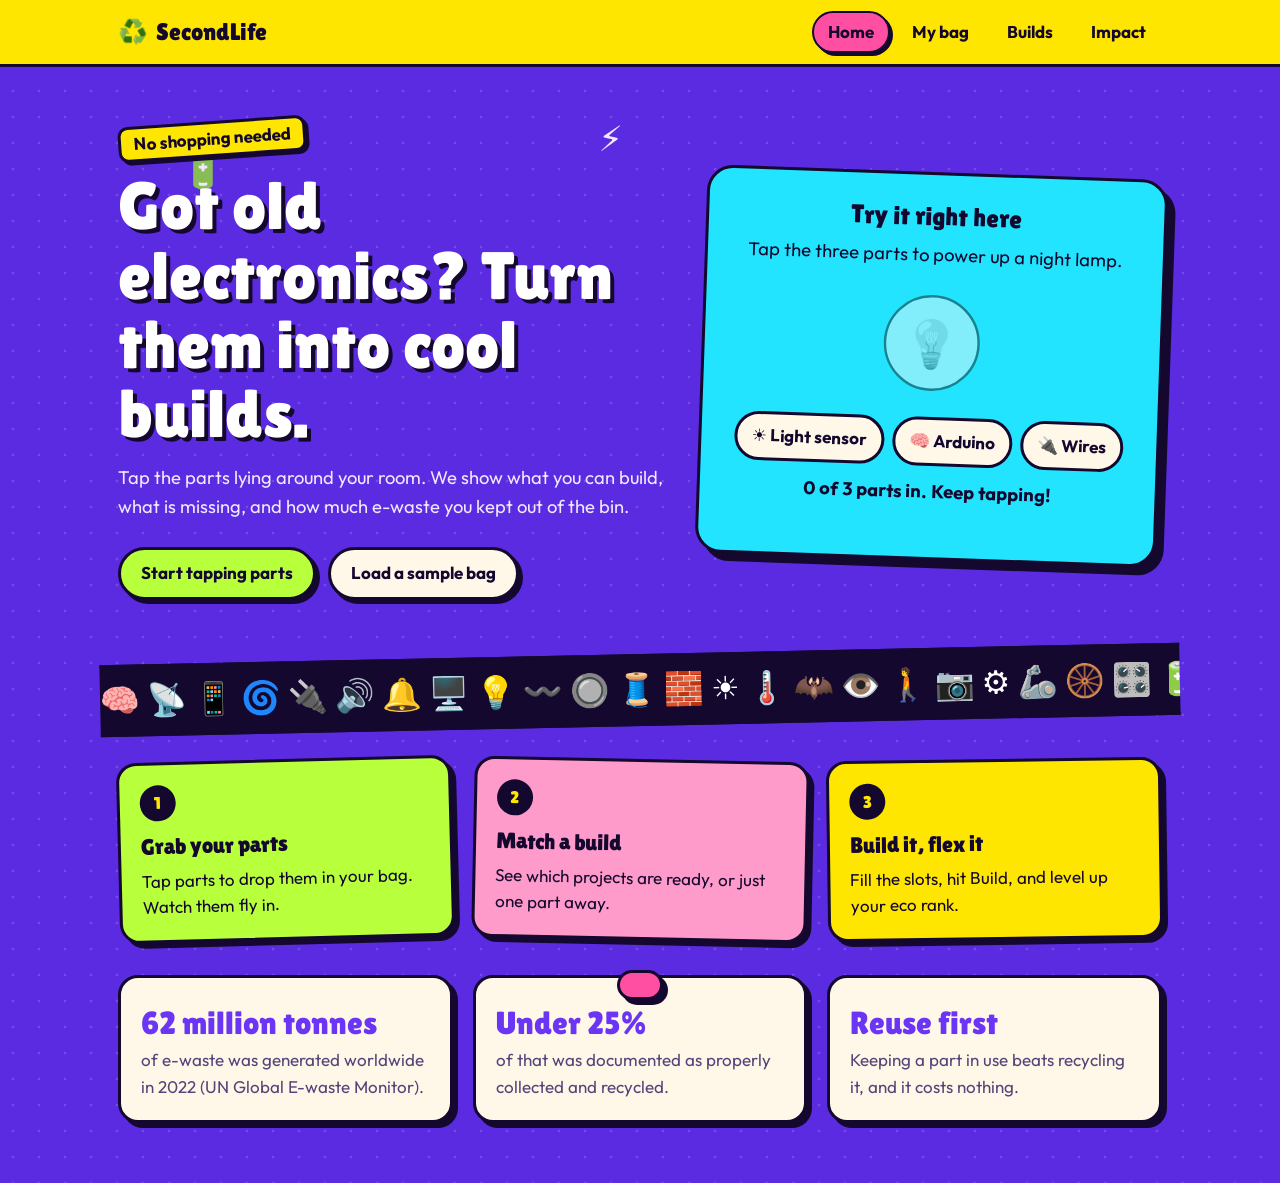
<file: index.html>
<!DOCTYPE html>
<html lang="en">
<head>
<meta charset="utf-8">
<meta name="viewport" content="width=device-width, initial-scale=1">
<title>SecondLife – Turn old electronics into cool builds</title>
<link rel="preconnect" href="https://fonts.googleapis.com">
<link rel="preconnect" href="https://fonts.gstatic.com" crossorigin>
<link href="https://fonts.googleapis.com/css2?family=Lilita+One&family=Outfit:wght@400;500;600;700&display=swap" rel="stylesheet">
<link rel="stylesheet" href="style.css">
</head>
<body data-pg="home">
<nav><div class="wrap">
  <a class="logo" href="#home"><span aria-hidden="true">♻️</span>SecondLife</a>
  <div class="menu" id="menu"><a href="#home">Home</a><a href="#parts">My bag</a><a href="#projects">Builds</a><a href="#impact">Impact</a></div>
</div></nav>

<main class="wrap">
<section class="page" id="home">
  <div class="hero">
    <span class="fl" style="--x:6%;--y:8%">🔋</span><span class="fl" style="--x:46%;--y:2%;animation-delay:-2s">⚡</span><span class="fl" style="--x:92%;--y:55%;animation-delay:-4s">🎧</span>
    <div class="hl">
      <span class="stk">No shopping needed</span>
      <h1>Got old electronics? Turn them into cool builds.</h1>
      <p>Tap the parts lying around your room. We show what you can build, what is missing, and how much e-waste you kept out of the bin.</p>
      <a class="btn pri" href="#parts">Start tapping parts</a>
      <button class="btn" id="sample">Load a sample bag</button>
    </div>
    <div class="demo" id="demo" data-n="0" style="--n:0">
      <h3>Try it right here</h3>
      <p>Tap the three parts to power up a night lamp.</p>
      <div class="lamp" aria-hidden="true">💡</div>
      <div class="dchips">
        <button data-demo>☀️ Light sensor</button><button data-demo>🧠 Arduino</button><button data-demo>🔌 Wires</button>
      </div>
      <p class="dres" id="dres" aria-live="polite">0 of 3 parts in. Keep tapping!</p>
    </div>
  </div>
  <div class="mq" id="mq"></div>
  <div class="steps">
    <div class="card c1"><span class="badge">1</span><h3>Grab your parts</h3><p>Tap parts to drop them in your bag. Watch them fly in.</p></div>
    <div class="card c2"><span class="badge">2</span><h3>Match a build</h3><p>See which projects are ready, or just one part away.</p></div>
    <div class="card c3"><span class="badge">3</span><h3>Build it, flex it</h3><p>Fill the slots, hit Build, and level up your eco rank.</p></div>
  </div>
  <div class="why">
    <div class="card"><b>62 million tonnes</b><p>of e-waste was generated worldwide in 2022 (UN Global E-waste Monitor).</p></div>
    <div class="card"><b>Under 25%</b><p>of that was documented as properly collected and recycled.</p></div>
    <div class="card"><b>Reuse first</b><p>Keeping a part in use beats recycling it, and it costs nothing.</p></div>
  </div>
</section>

<section class="page" id="parts">
  <h2 class="t">My bag</h2>
  <p class="sub">Tap a part to add one. Tap − on a card to remove one. Your bag is saved on this device.</p>
  <div class="summary" id="psum"></div>
  <div class="bar"><input class="search" id="q" type="search" placeholder="Search parts, e.g. motor" aria-label="Search parts"><button class="btn" id="sample2">Add sample bag</button><button class="btn" id="clear">Empty bag</button></div>
  <div class="chips" id="cats"></div>
  <div class="tiles" id="plist"></div>
</section>

<section class="page" id="projects">
  <h2 class="t">Builds for you</h2>
  <p class="sub">Closest builds come first. Tap one to fill its slots and build it.</p>
  <div class="chips" id="pf"></div>
  <div id="prj"></div>
</section>

<section class="page" id="impact">
  <h2 class="t">Your impact</h2>
  <p class="sub">Every finished build adds to your eco level.</p>
  <div class="kpis" id="kpis"></div>
  <div class="card"><h3>Finished builds</h3><div id="blt"></div></div>
  <button class="btn pri" id="share" style="margin-top:16px">Copy my stats</button>
  <p class="note">How we estimate: each part has an average weight. E-waste reused is the combined weight of the parts used in your built projects. CO₂ avoided uses a rough factor of 20 kg CO₂e per kg of electronics and is an estimate, not a measurement.</p>
</section>
</main>

<div id="tray" aria-live="polite"></div>
<dialog id="dlg" aria-labelledby="dt"><div class="dh"><h2 id="dt"></h2><p class="sub" id="dd" style="margin:4px 0 0"></p></div><div class="db" id="dbody"></div><div class="df" id="dfoot"></div></dialog>
<div id="toast" role="status" aria-live="polite"></div>

<script src="app.js"></script>
</body>
</html>
</file>
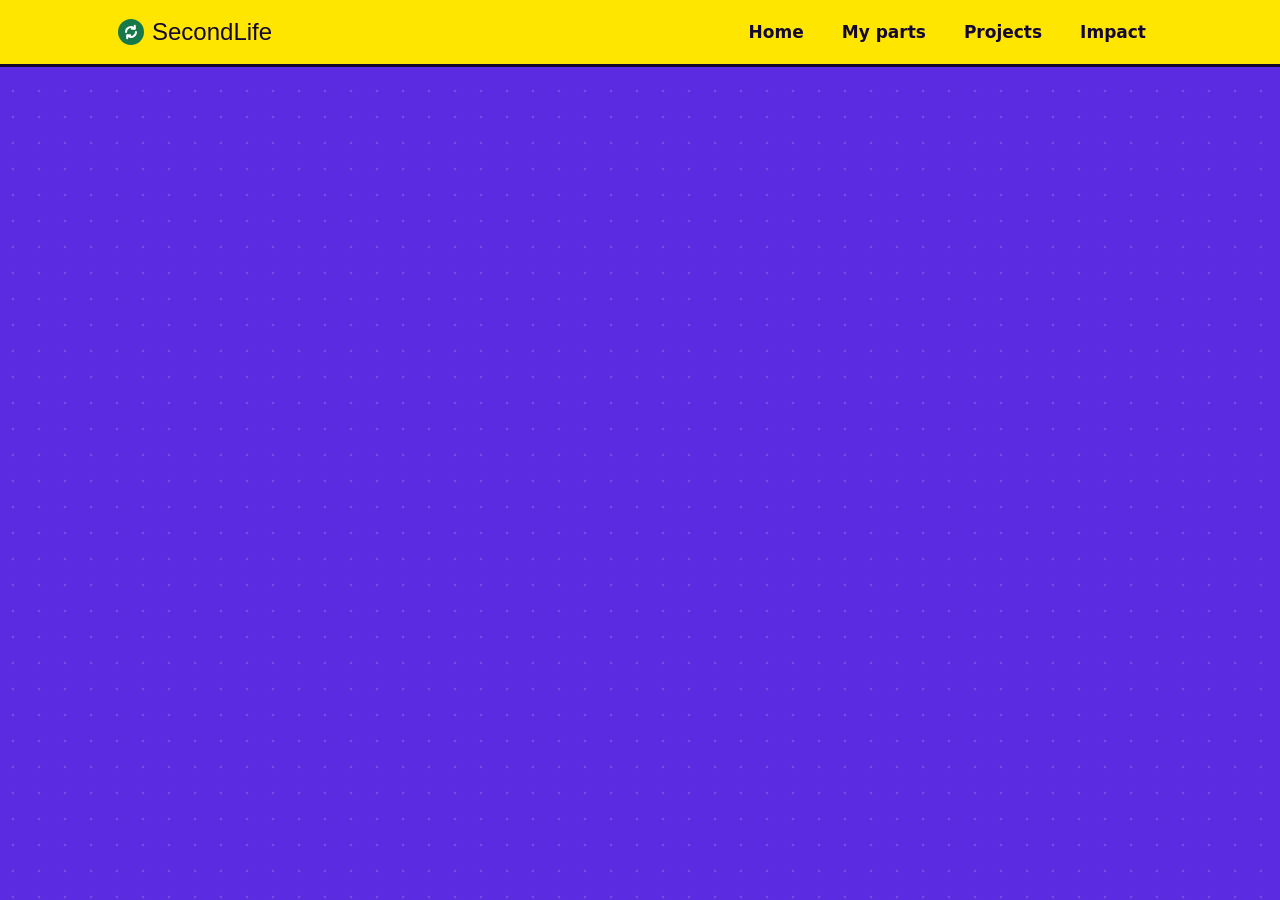
<file: index (1).html>
<!DOCTYPE html>
<html lang="en">
<head>
<meta charset="utf-8">
<meta name="viewport" content="width=device-width, initial-scale=1">
<title>SecondLife – Reuse your old electronics</title>
<link rel="preconnect" href="https://fonts.googleapis.com">
<link href="https://fonts.googleapis.com/css2?family=Plus+Jakarta+Sans:wght@400;500;600;700;800&display=swap" rel="stylesheet">
<link rel="stylesheet" href="style.css">
</head>
<body>
<nav><div class="wrap">
  <a class="logo" href="#home"><svg width="26" height="26" viewBox="0 0 26 26" aria-hidden="true"><circle cx="13" cy="13" r="13" fill="#17794A"/><path d="M8 13a5 5 0 0 1 8.5-3.5M18 13a5 5 0 0 1-8.5 3.5" stroke="#fff" stroke-width="2" fill="none" stroke-linecap="round"/><path d="M16.8 6.8v3h-3M9.2 19.2v-3h3" stroke="#fff" stroke-width="2" fill="none" stroke-linecap="round" stroke-linejoin="round"/></svg>SecondLife</a>
  <div class="menu" id="menu">
    <a href="#home">Home</a><a href="#parts">My parts</a><a href="#projects">Projects</a><a href="#impact">Impact</a>
  </div>
</div></nav>

<main class="wrap">
<section class="page" id="home">
  <div class="hero">
    <h1>Find out what you can build from electronics you already own.</h1>
    <p>Tell us which spare components and old devices you have. SecondLife suggests projects you can build, shows what is still missing, and estimates the e-waste you keep out of landfill.</p>
    <a class="btn pri" href="#parts">Add my parts</a>
    <button class="btn" id="sample">Try with sample parts</button>
  </div>
  <div class="steps">
    <div class="card"><span class="badge">1</span><h3>List your parts</h3><p>Search the catalogue and set how many of each part you have.</p></div>
    <div class="card"><span class="badge">2</span><h3>See matching projects</h3><p>Each project shows a feasibility score and the exact parts you lack.</p></div>
    <div class="card"><span class="badge">3</span><h3>Build and track impact</h3><p>Mark a project as built to see the e-waste and CO₂ you saved.</p></div>
  </div>
  <div class="why">
    <div class="card"><b>62 million tonnes</b><p>of e-waste was generated worldwide in 2022 (UN Global E-waste Monitor).</p></div>
    <div class="card"><b>Under 25%</b><p>of that was documented as properly collected and recycled.</p></div>
    <div class="card"><b>Reuse first</b><p>Keeping a part in use is better than recycling it, and costs nothing.</p></div>
  </div>
</section>

<section class="page" id="parts">
  <h2 class="t">My parts</h2>
  <p class="sub">Use + and − to set how many of each part you own. Your list is saved on this device.</p>
  <div class="summary" id="psum"></div>
  <div class="bar"><input class="search" id="q" type="search" placeholder="Search parts, e.g. motor" aria-label="Search parts"><button class="btn" id="sample2">Add sample parts</button><button class="btn" id="clear">Clear list</button></div>
  <div class="chips" id="cats"></div>
  <div class="list" id="plist"></div>
</section>

<section class="page" id="projects">
  <h2 class="t">Projects you can build</h2>
  <p class="sub">Sorted by how close you are. Select a project to see its parts list.</p>
  <div class="chips" id="pf"></div>
  <div id="prj"></div>
</section>

<section class="page" id="impact">
  <h2 class="t">Your impact</h2>
  <p class="sub">Totals update when you mark a project as built.</p>
  <div class="kpis" id="kpis"></div>
  <div class="card"><h3>Projects built</h3><div id="blt"></div></div>
  <p class="note">How we estimate: each part has an average weight. E-waste reused is the combined weight of the parts used in your built projects. CO₂ avoided uses a rough factor of 20 kg CO₂e per kg of electronics and is an estimate, not a measurement.</p>
</section>
</main>

<dialog id="dlg" aria-labelledby="dt"><div class="dh"><h2 id="dt"></h2><p class="sub" id="dd" style="margin:4px 0 0"></p></div><div class="db" id="dbody"></div><div class="df" id="dfoot"></div></dialog>
<div id="toast" role="status" aria-live="polite"></div>

<script src="app.js"></script>
</body>
</html>
</file>
<file: style.css>
:root{--bg:#5A2BE0;--ink:#14082E;--cream:#FFF8E8;--yel:#FFE600;--pink:#FF4FA3;--cy:#22E4FF;--lime:#B8FF3C;--org:#FF8A2B;--mute:#53457A;--bd:3px solid var(--ink);--sh:5px 5px 0 var(--ink);--ease:cubic-bezier(.3,1.5,.5,1)}
*{box-sizing:border-box}
body{margin:0;color:#fff;background:radial-gradient(#ffffff26 1.5px,transparent 1.6px) 0 0/26px 26px,var(--bg);font:17px/1.55 'Outfit',system-ui,sans-serif}
h1,h2,h3,p{margin:0}
h1,h2,h3,.logo,.kpi b,.why b,.big{font-family:'Lilita One','Outfit',sans-serif;font-weight:400}
button,input{font:inherit;color:inherit}
:focus-visible{outline:4px solid var(--cy);outline-offset:3px}
.wrap{max-width:1080px;margin:0 auto;padding:0 18px}
nav{background:var(--yel);border-bottom:var(--bd);position:sticky;top:0;z-index:5;color:var(--ink)}
nav .wrap{display:flex;align-items:center;justify-content:space-between;min-height:64px;gap:10px;flex-wrap:wrap;padding-block:8px}
.logo{display:flex;align-items:center;gap:8px;font-size:1.5rem;text-decoration:none;color:var(--ink)}
.logo span{display:inline-block;transition:transform .6s var(--ease)}.logo:hover span{transform:rotate(360deg)}
.menu{display:flex;gap:6px;flex-wrap:wrap}
.menu a{padding:6px 14px;border-radius:99px;border:2px solid transparent;text-decoration:none;color:var(--ink);font-weight:700;transition:.2s}
.menu a:hover{background:var(--cream);border-color:var(--ink);transform:rotate(-3deg)}
.menu a.on{background:var(--pink);border-color:var(--ink);box-shadow:3px 3px 0 var(--ink)}
.btn{border:var(--bd);background:var(--cream);color:var(--ink);border-radius:99px;padding:10px 20px;font-weight:700;cursor:pointer;text-decoration:none;display:inline-block;box-shadow:4px 4px 0 var(--ink);transition:transform .15s,box-shadow .15s}
.btn:hover{transform:translate(-2px,-2px);box-shadow:6px 6px 0 var(--ink)}
.btn:active{transform:translate(4px,4px);box-shadow:0 0 0 var(--ink)}
.btn.pri{background:var(--lime)}
.btn:disabled{opacity:.55;cursor:not-allowed;transform:none;box-shadow:4px 4px 0 var(--ink)}
.page{display:none;padding:34px 0 60px}
.page.on{display:block;animation:in .45s var(--ease)}
@keyframes in{from{opacity:0;transform:translateY(24px) scale(.98)}}
.card{background:var(--cream);color:var(--ink);border:var(--bd);border-radius:20px;padding:20px;box-shadow:var(--sh)}
.card p{color:var(--mute)}
h2.t{font-size:clamp(2.2rem,6vw,3.2rem);line-height:1.1;text-shadow:3px 3px 0 var(--ink)}
.sub{color:#E7DDFF;margin:8px 0 22px;max-width:60ch}
/* hero */
.hero{position:relative;display:grid;grid-template-columns:1.2fr 1fr;gap:30px;align-items:center;padding:20px 0 10px}
.hl{position:relative;z-index:1}
.stk{display:inline-block;background:var(--yel);color:var(--ink);border:var(--bd);border-radius:10px;padding:2px 12px;font-weight:700;transform:rotate(-4deg);box-shadow:3px 3px 0 var(--ink);margin-bottom:14px}
.hero h1{font-size:clamp(2.4rem,6vw,4.2rem);line-height:1.03;text-shadow:4px 4px 0 var(--ink)}
.hero p{margin:16px 0 26px;font-size:1.15rem;max-width:46ch;color:#EFE8FF}
.hero .btn{margin:0 8px 10px 0}
.fl{position:absolute;left:var(--x);top:var(--y);font-size:2.2rem;animation:flt 5s ease-in-out infinite;pointer-events:none;opacity:.9}
@keyframes flt{50%{transform:translateY(-16px) rotate(14deg)}}
.demo{background:var(--cyan,#22E4FF);color:var(--ink);border:var(--bd);border-radius:26px;padding:22px;box-shadow:8px 8px 0 var(--ink);text-align:center;transform:rotate(2deg);transition:.4s var(--ease)}
.demo:hover{transform:rotate(0)}
.demo p{color:var(--ink);margin:4px 0 0}
.demo h3{font-size:1.6rem}
.lamp{width:120px;height:120px;margin:14px auto;border-radius:50%;background:var(--cream);border:var(--bd);display:grid;place-items:center;font-size:3.6rem;filter:grayscale(1);opacity:calc(.45 + var(--n)*.18);transform:scale(calc(.8 + var(--n)*.1));transition:.5s var(--ease)}
.demo[data-n="3"] .lamp{filter:none;background:var(--yel);box-shadow:0 0 0 8px #FFE60066,0 0 60px 20px #FFF37A;animation:beat 1s ease-in-out infinite}
@keyframes beat{50%{transform:scale(1.18)}}
.dchips{display:flex;flex-wrap:wrap;gap:8px;justify-content:center;margin:6px 0 12px}
.dchips button{border:var(--bd);background:var(--cream);color:var(--ink);border-radius:99px;padding:8px 14px;cursor:pointer;font-weight:700;transition:.2s var(--ease)}
.dchips button:hover{transform:rotate(-4deg) scale(1.06)}
.dchips button.on{background:var(--pink);transform:scale(1.1);box-shadow:3px 3px 0 var(--ink)}
.dres{font-weight:700;min-height:3.1em}
.mq{overflow:hidden;margin:34px -18px 6px;background:var(--ink);border-block:var(--bd);padding:8px 0;white-space:nowrap;transform:rotate(-1.2deg)}
.mqt{display:inline-block;font-size:2rem;animation:mq 40s linear infinite}
@keyframes mq{to{transform:translateX(-50%)}}
.steps,.why{display:grid;grid-template-columns:repeat(auto-fit,minmax(240px,1fr));gap:20px;margin-top:34px}
.steps .card{transition:transform .3s var(--ease)}
.c1{background:var(--lime);transform:rotate(-1.5deg)}.c2{background:#FF9BCB;transform:rotate(1.2deg)}.c3{background:var(--yel);transform:rotate(-.8deg)}
.steps .card:hover{transform:rotate(0) translateY(-6px)}
.steps .card p{color:var(--ink)}
.card h3{font-size:1.4rem;margin-bottom:4px}
.badge{display:inline-grid;place-items:center;width:36px;height:36px;border-radius:50%;background:var(--ink);color:var(--yel);font-family:'Lilita One';margin-bottom:8px}
.why .card b{font-size:2rem;display:block;color:#6A35F5}
/* bag */
.summary{background:var(--yel);color:var(--ink);border:var(--bd);border-radius:16px;box-shadow:var(--sh);padding:12px 18px;display:flex;justify-content:space-between;gap:10px;flex-wrap:wrap;margin-bottom:16px;font-weight:700}
.summary a{color:var(--ink)}
.bar{display:flex;gap:10px;flex-wrap:wrap;margin-bottom:14px}
.search{flex:1;min-width:200px;padding:11px 18px;border:var(--bd);border-radius:99px;background:var(--cream);color:var(--ink);box-shadow:4px 4px 0 var(--ink)}
.search:focus{outline:0;background:#fff;box-shadow:4px 4px 0 var(--cy)}
.chips{display:flex;gap:8px;flex-wrap:wrap;margin-bottom:18px}
.chip{border:var(--bd);background:var(--cream);color:var(--ink);border-radius:99px;padding:5px 15px;cursor:pointer;font-weight:700;transition:.2s var(--ease)}
.chip:hover{transform:rotate(-3deg) scale(1.05)}
.chip[aria-pressed=true]{background:var(--ink);color:var(--yel);border-color:var(--ink)}
.tiles{display:grid;grid-template-columns:repeat(auto-fill,minmax(150px,1fr));gap:16px}
.tile{position:relative;background:var(--cream);color:var(--ink);border:var(--bd);border-radius:20px;box-shadow:var(--sh);transition:transform .2s var(--ease),background .2s}
.tile:hover{transform:translate(-2px,-4px) rotate(-1.5deg)}
.tile.has{background:var(--c)}
.tile.pop{animation:pop .4s var(--ease)}
@keyframes pop{40%{transform:scale(1.14) rotate(3deg)}}
.add{all:unset;box-sizing:border-box;cursor:pointer;display:flex;flex-direction:column;align-items:center;text-align:center;gap:2px;width:100%;padding:16px 8px 14px;border-radius:18px}
.add:focus-visible{outline:4px solid var(--cy)}
.add .em{display:grid;place-items:center;width:64px;height:64px;border-radius:18px;background:var(--c);border:var(--bd);font-size:2rem;margin-bottom:6px;transition:transform .3s var(--ease)}
.tile.has .em{background:var(--cream)}
.add:hover .em{transform:scale(1.15) rotate(8deg)}
.add:active .em{transform:scale(.85)}
.add b{font-weight:700;line-height:1.2;font-size:.95rem}.add small{color:var(--mute);font-size:.78rem}
.tile.has .add small{color:var(--ink)}
.cnt{position:absolute;top:-10px;right:-8px;min-width:30px;height:30px;display:grid;place-items:center;background:var(--ink);color:var(--yel);border-radius:99px;font-style:normal;font-weight:700;border:2px solid var(--cream)}
.rm{position:absolute;bottom:-10px;right:-8px;width:30px;height:30px;border-radius:50%;border:var(--bd);background:var(--pink);color:var(--ink);font-weight:700;cursor:pointer;line-height:1}
.rm:hover{transform:scale(1.2)}
.empty{text-align:center;padding:36px 16px;color:#EFE8FF;grid-column:1/-1}
.empty.card{color:var(--ink)}
.empty .btn{margin-top:12px}
#tray{display:none;position:fixed;left:50%;bottom:14px;transform:translateX(-50%);width:min(960px,94vw);z-index:8;background:var(--ink);color:#fff;border:3px solid var(--yel);border-radius:22px;padding:10px 16px;gap:16px;align-items:center;box-shadow:0 10px 0 #0006}
body[data-pg=parts] #tray{display:flex;animation:in .4s var(--ease)}
body[data-pg=parts] .page{padding-bottom:150px}
.tb{display:flex;flex-wrap:wrap;gap:6px;flex:1;max-height:70px;overflow:auto}
.tc{font-size:1.5rem;background:#ffffff1f;border-radius:12px;padding:0 8px;animation:pop .4s var(--ease)}.tc sup{font-size:.7rem;font-weight:700;color:var(--yel);margin-left:2px}
.tm{flex:1.2;min-width:0}
.tm b{display:block;font-weight:700}
#tray .meter{margin:4px 0;height:10px;background:#ffffff33;border-color:#ffffff55}
.hint{all:unset;cursor:pointer;color:var(--lime);font-weight:700;font-size:.9rem;text-decoration:underline}
.hint:hover{color:var(--yel)}.hint:focus-visible{outline:3px solid var(--cy)}
.fly{position:fixed;z-index:30;font-size:2rem;pointer-events:none}
/* builds */
.pgrid{display:grid;grid-template-columns:repeat(auto-fill,minmax(300px,1fr));gap:20px}
.prow{text-align:left;position:relative;background:var(--cream);color:var(--ink);border:var(--bd);border-radius:22px;box-shadow:var(--sh);padding:18px;cursor:pointer;transition:transform .2s var(--ease)}
.prow:hover{transform:translate(-3px,-5px) rotate(-1deg);box-shadow:9px 9px 0 var(--ink)}
.prow.rdy{background:var(--lime)}
.prow .big{position:absolute;top:10px;right:14px;font-size:3.2rem;line-height:1;transition:transform .4s var(--ease)}
.prow:hover .big{transform:scale(1.25) rotate(-10deg)}
.prow h3{font-size:1.45rem;padding-right:64px;margin-bottom:2px}
.prow p{color:var(--mute);font-size:.95rem;margin-bottom:8px}.prow.rdy p{color:var(--ink)}
.lv{font-style:normal;font-size:.78rem;font-weight:700;padding:2px 10px;border-radius:99px;border:2px solid var(--ink);background:var(--cy);display:inline-block;margin-bottom:10px}
.lv.Medium{background:var(--yel)}.lv.Hard{background:var(--pink)}
.meter{height:14px;background:#fff;border:var(--bd);border-radius:99px;overflow:hidden}
.meter i{display:block;height:100%;background:repeating-linear-gradient(45deg,var(--pink) 0 10px,#FF7AB8 10px 20px);animation:grow 1s var(--ease) both}
@keyframes grow{from{width:0}}
.mt{font-size:.85rem;color:var(--mute);margin:5px 0 10px;font-weight:600}
.pill{display:inline-block;font-size:.88rem;font-weight:700;padding:4px 12px;border-radius:99px;border:2px solid var(--ink)}
.pill.ok{background:var(--ink);color:var(--lime);animation:wob 1.4s ease-in-out infinite}
.pill.no{background:var(--org)}
@keyframes wob{50%{transform:rotate(-4deg) scale(1.06)}}
/* impact */
.kpis{display:grid;grid-template-columns:repeat(auto-fit,minmax(200px,1fr));gap:18px;margin-bottom:24px}
.kpis .card:nth-child(2){background:var(--cy)}.kpis .card:nth-child(3){background:#FF9BCB}.kpis .card:nth-child(4){background:var(--yel)}.kpis .card:nth-child(5){background:var(--lime)}
.kpis .card p,.kpi span{color:var(--ink)}
.lvl{grid-column:1/-1;background:var(--cream)}.lvl h3{font-size:1.8rem}.lvl .meter{margin:8px 0}
.kpi b{display:block;font-size:2.5rem;line-height:1.1}
.brow{display:grid;grid-template-columns:200px 1fr 70px;gap:12px;align-items:center;padding:8px 0;font-weight:600}
@media(max-width:600px){.brow{grid-template-columns:110px 1fr 60px}}
.note{color:#E7DDFF;font-size:.9rem;margin-top:20px;max-width:70ch}
/* dialog */
dialog{border:var(--bd);border-radius:26px;padding:0;width:min(580px,94vw);background:var(--cream);color:var(--ink);box-shadow:10px 10px 0 var(--ink)}
dialog[open]{animation:in .4s var(--ease)}
dialog::backdrop{background:#14082EB3;backdrop-filter:blur(3px)}
dialog .sub{color:var(--mute)}
.dh{padding:22px 24px 4px}.dh h2{font-size:2rem}.db{padding:8px 24px}.df{padding:14px 24px 24px;display:flex;gap:10px;justify-content:flex-end;flex-wrap:wrap}
.slots{display:flex;flex-wrap:wrap;gap:10px;margin:10px 0 16px}
.slot{position:relative;width:58px;height:58px;display:grid;place-items:center;font-size:1.8rem;border-radius:16px;border:var(--bd);cursor:default}
.slot.on{background:var(--lime);animation:pop .45s var(--ease)}
.slot.off{border-style:dashed;background:#fff;cursor:pointer;opacity:.8;filter:grayscale(.8);transition:.2s var(--ease)}
.slot.off:hover{filter:none;opacity:1;transform:scale(1.15) rotate(-6deg);background:var(--yel)}
.slot i{position:absolute;right:-8px;bottom:-8px;width:22px;height:22px;border-radius:50%;background:var(--pink);border:2px solid var(--ink);font-style:normal;font-weight:700;font-size:.9rem;line-height:18px;text-align:center}
.need{font-size:.9rem;color:var(--mute)}
.stage{text-align:center;padding:10px 0 20px}
.stage .big{font-size:5rem;line-height:1.2;animation:wob .7s ease-in-out infinite}
.stage b{display:block;font-size:1.2rem;margin:6px 0 12px}
#sbar{transition:width .6s;animation:none}
#toast{position:fixed;left:50%;bottom:20px;transform:translate(-50%,120px);background:var(--pink);color:var(--ink);font-weight:700;border:var(--bd);padding:12px 20px;border-radius:99px;box-shadow:var(--sh);transition:transform .4s var(--ease);z-index:40;max-width:92vw;text-align:center}
#toast.show{transform:translate(-50%,0)}
body[data-pg=parts] #toast{bottom:130px}
.cf{position:fixed;top:-40px;z-index:50;pointer-events:none;animation:fall 2.2s ease-in forwards}
@keyframes fall{to{transform:translateY(112vh) rotate(600deg);opacity:.3}}
@media(max-width:800px){.hero{grid-template-columns:1fr}.demo{transform:none}#tray{flex-direction:column;align-items:stretch;gap:6px}.tb{max-height:40px}}
@media(prefers-reduced-motion:reduce){*,*::before{animation:none!important;transition:none!important}}
</file>
